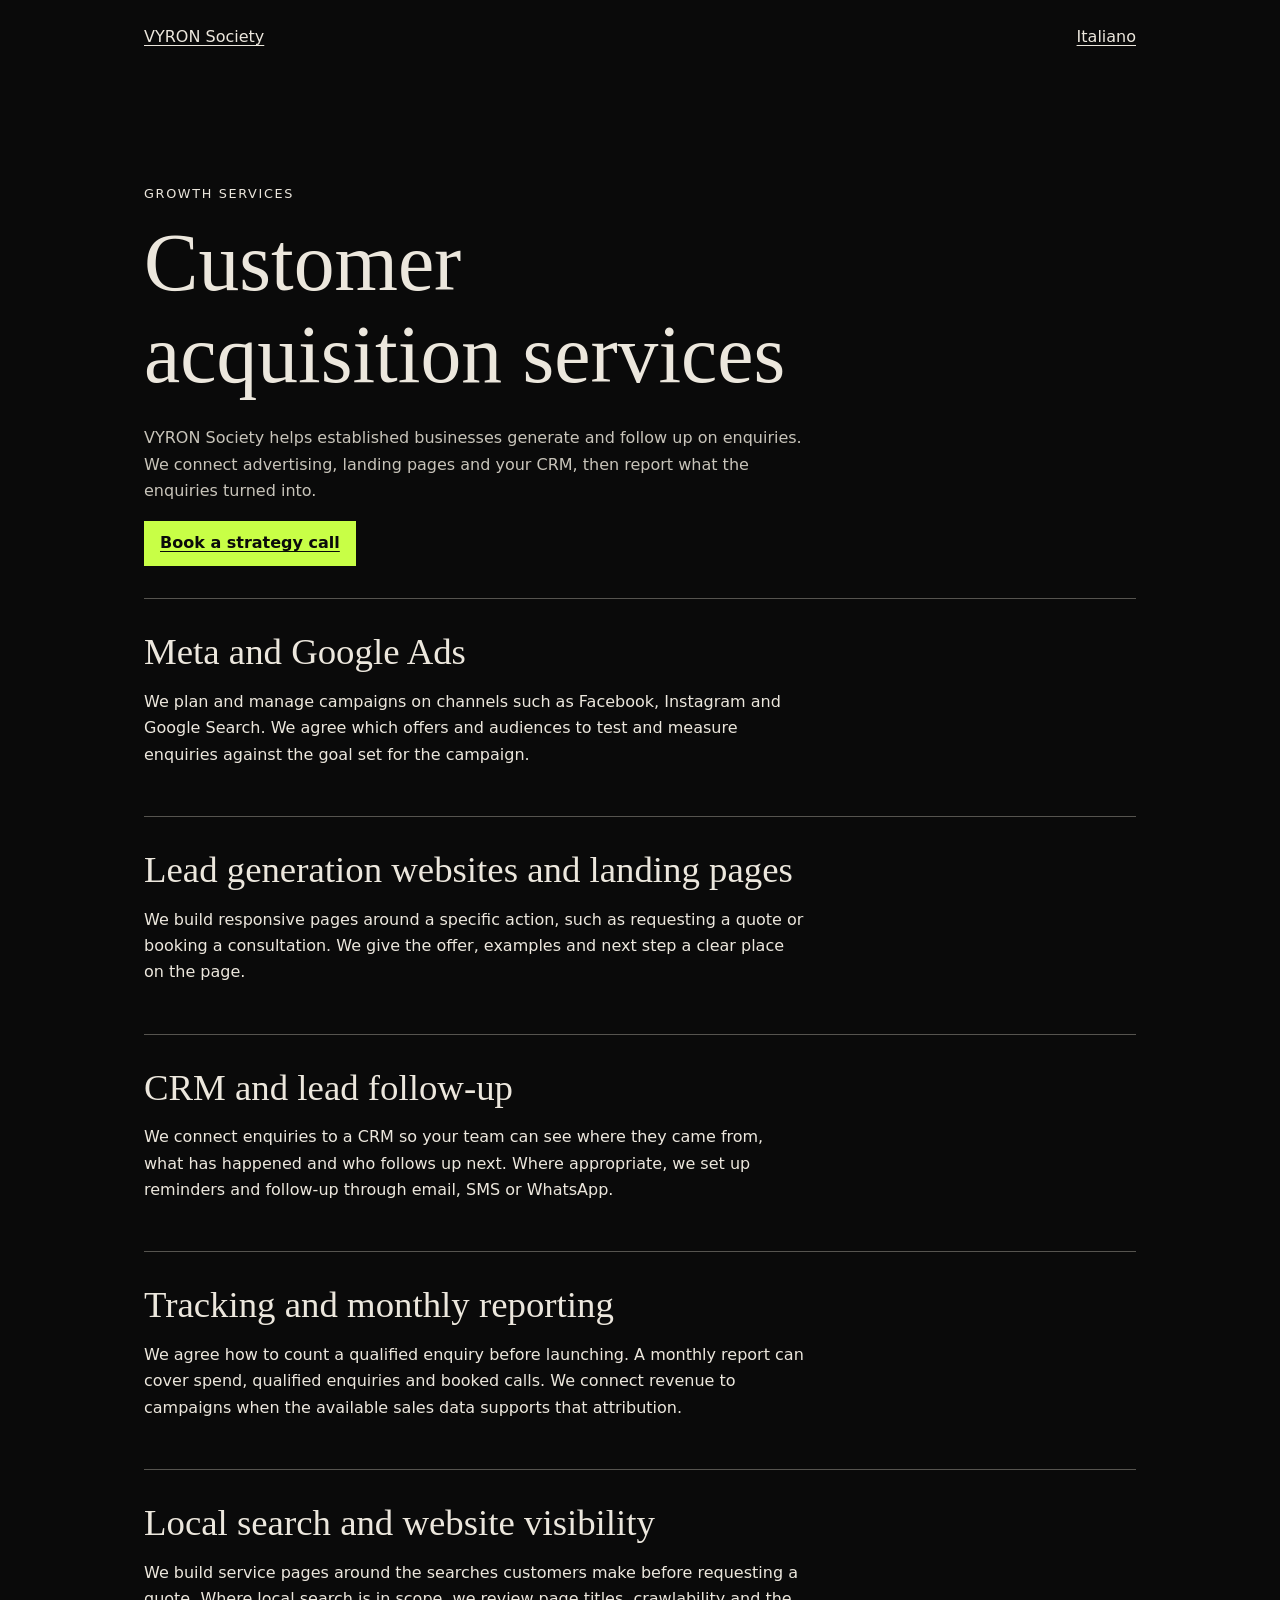
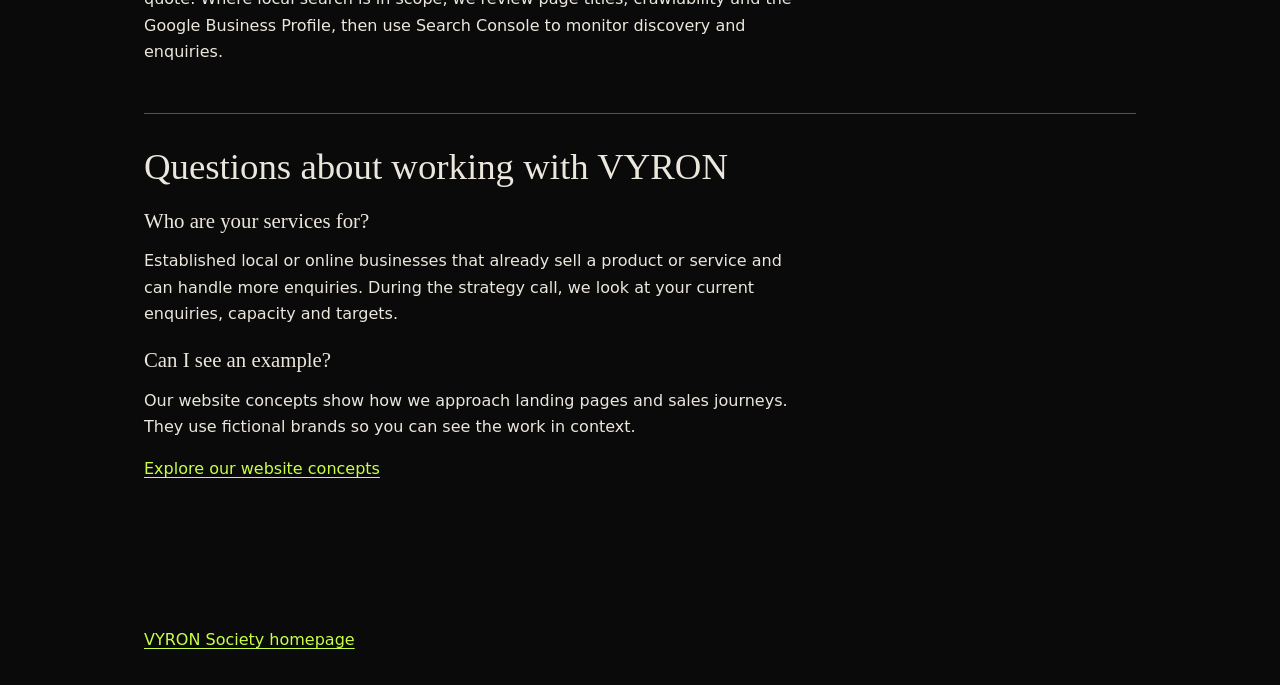
<file: services/index.html>
<!doctype html>
<html lang="en">
<head>
<meta charset="utf-8">
<meta name="viewport" content="width=device-width, initial-scale=1">
<meta name="referrer" content="strict-origin-when-cross-origin">
<meta name="description" content="VYRON Society runs Meta and Google campaigns, builds lead generation pages and sets up CRM follow-up for established businesses.">
<title>Customer acquisition services for businesses | VYRON Society</title>
<link rel="canonical" href="https://vyronsociety.com/services/">
<link rel="alternate" hreflang="en" href="https://vyronsociety.com/services/">
<link rel="alternate" hreflang="it" href="https://vyronsociety.com/it/servizi/">
<link rel="alternate" hreflang="x-default" href="https://vyronsociety.com/services/">
<link rel="icon" href="/favicon-96.png" type="image/png" sizes="96x96">
<link rel="stylesheet" href="/services/services.css">
<meta property="og:type" content="website">
<meta property="og:title" content="Customer acquisition services for businesses | VYRON Society">
<meta property="og:description" content="VYRON Society runs Meta and Google campaigns, builds lead generation pages and sets up CRM follow-up for established businesses.">
<meta property="og:url" content="https://vyronsociety.com/services/">
<meta property="og:image" content="https://vyronsociety.com/img/dental-wide.jpg">
<script type="application/ld+json">
{
  "@context": "https://schema.org",
  "@type": "Service",
  "name": "Customer acquisition services",
  "description": "VYRON Society runs Meta and Google campaigns, builds lead generation pages and sets up CRM follow-up for established businesses.",
  "url": "https://vyronsociety.com/services/",
  "provider": {
    "@type": "Organization",
    "@id": "https://vyronsociety.com/#organization",
    "name": "VYRON Society",
    "url": "https://vyronsociety.com/"
  }
}
</script>
</head>
<body>
<header>
  <a href="/?lang=en">VYRON Society</a>
  <a href="/it/servizi/" lang="it" hreflang="it">Italiano</a>
</header>
<main>
  <section class="hero">
    <p class="kicker">Growth services</p>
    <h1>Customer acquisition services</h1>
    <p class="intro">VYRON Society helps established businesses generate and follow up on enquiries. We connect advertising, landing pages and your CRM, then report what the enquiries turned into.</p>
    <a class="cta" href="/?lang=en#book">Book a strategy call</a>
  </section>
  <section><h2>Meta and Google Ads</h2><p>We plan and manage campaigns on channels such as Facebook, Instagram and Google Search. We agree which offers and audiences to test and measure enquiries against the goal set for the campaign.</p></section>
<section><h2>Lead generation websites and landing pages</h2><p>We build responsive pages around a specific action, such as requesting a quote or booking a consultation. We give the offer, examples and next step a clear place on the page.</p></section>
<section><h2>CRM and lead follow-up</h2><p>We connect enquiries to a CRM so your team can see where they came from, what has happened and who follows up next. Where appropriate, we set up reminders and follow-up through email, SMS or WhatsApp.</p></section>
<section><h2>Tracking and monthly reporting</h2><p>We agree how to count a qualified enquiry before launching. A monthly report can cover spend, qualified enquiries and booked calls. We connect revenue to campaigns when the available sales data supports that attribution.</p></section>
  <section><h2>Local search and website visibility</h2><p>We build service pages around the searches customers make before requesting a quote. Where local search is in scope, we review page titles, crawlability and the Google Business Profile, then use Search Console to monitor discovery and enquiries.</p></section>
  <section>
    <h2>Questions about working with VYRON</h2>
    <h3>Who are your services for?</h3><p>Established local or online businesses that already sell a product or service and can handle more enquiries. During the strategy call, we look at your current enquiries, capacity and targets.</p>
<h3>Can I see an example?</h3><p>Our website concepts show how we approach landing pages and sales journeys. They use fictional brands so you can see the work in context.</p>
    <p><a href="/?lang=en#concepts">Explore our website concepts</a></p>
  </section>
</main>
<footer><a href="/?lang=en">VYRON Society homepage</a></footer>
</body>
</html>
</file>
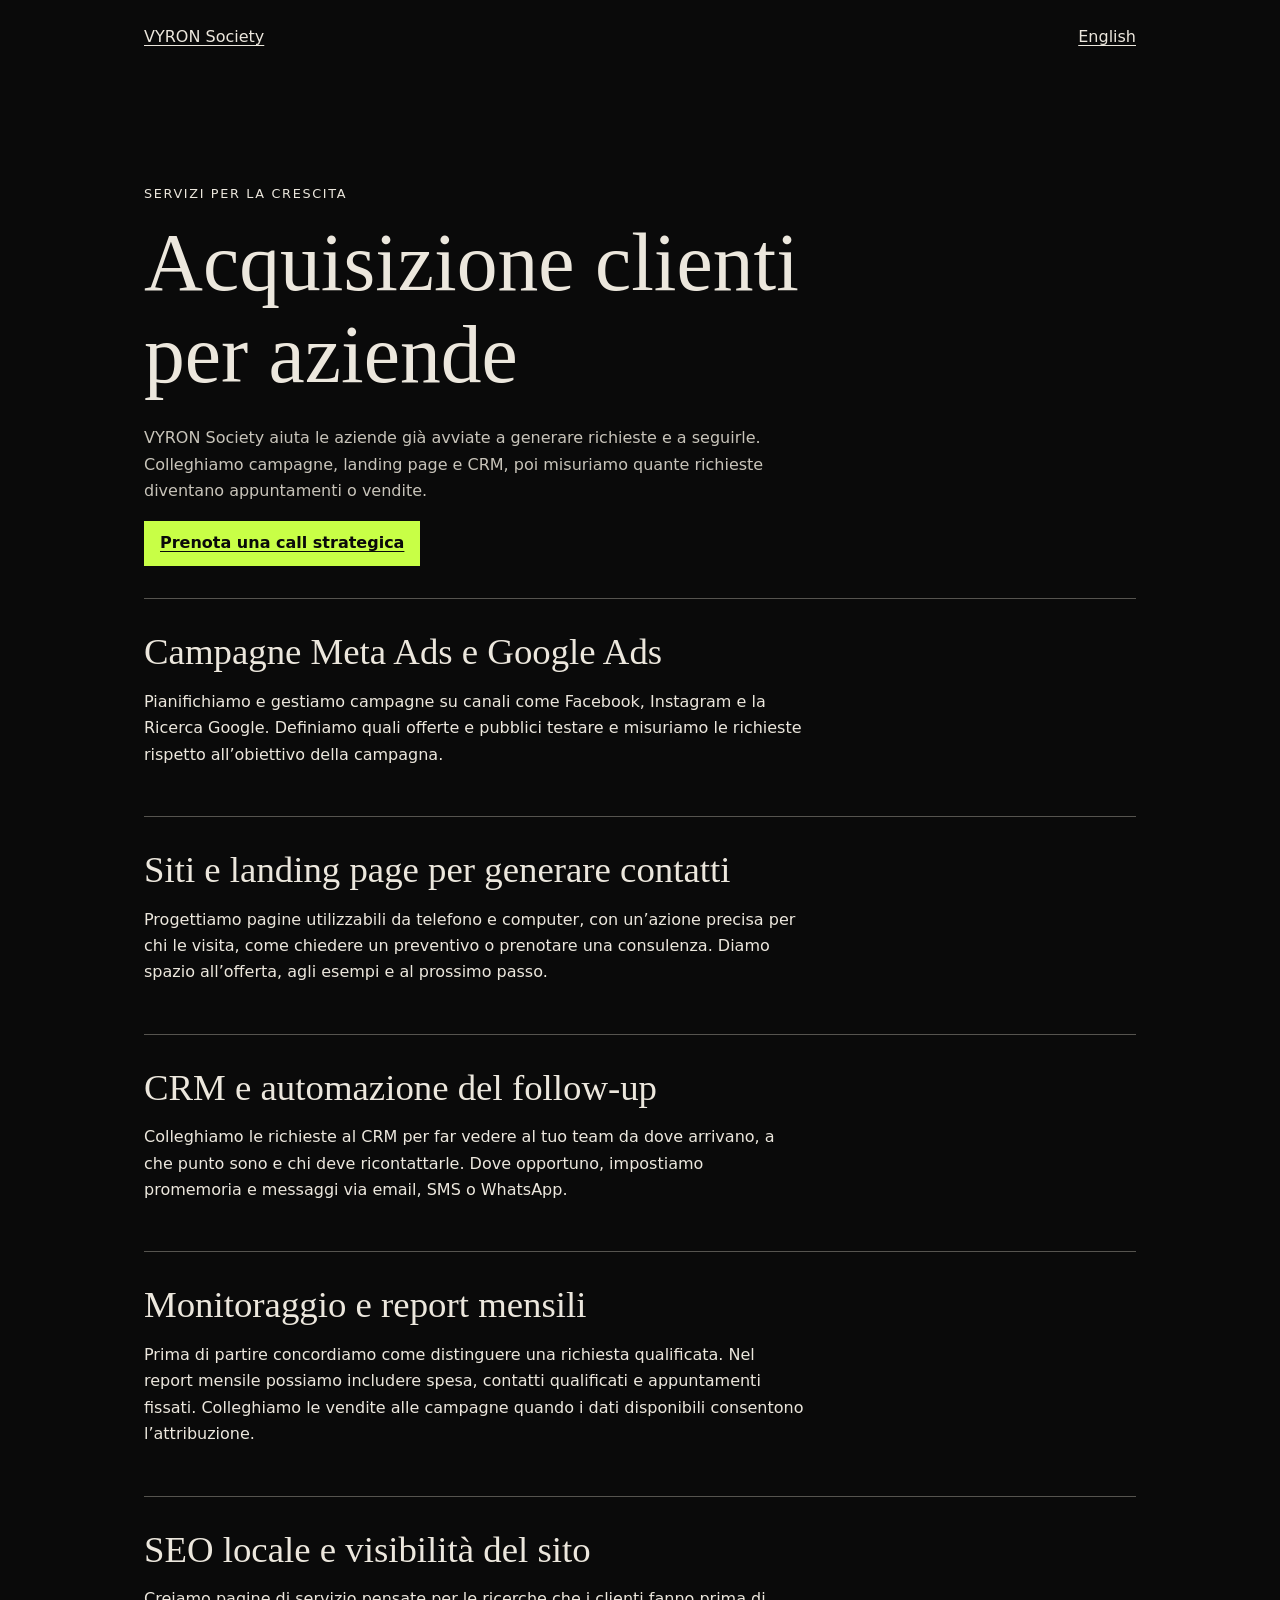
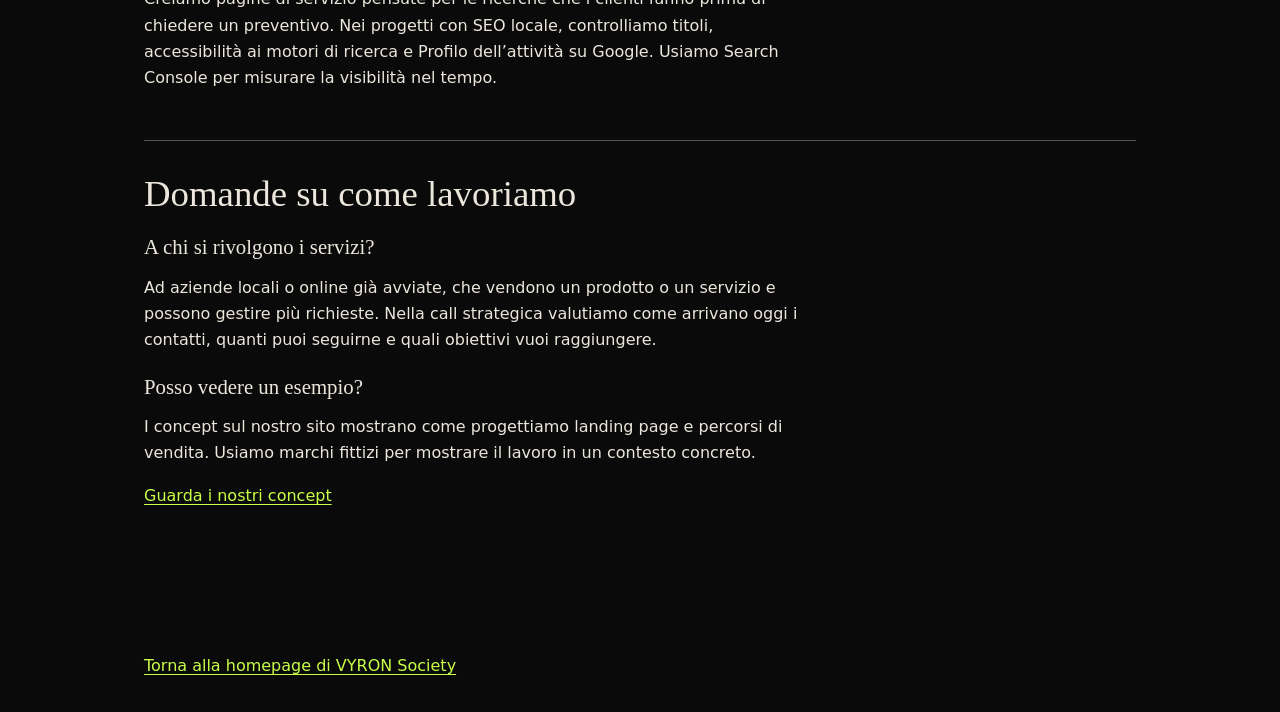
<file: it/servizi/index.html>
<!doctype html>
<html lang="it">
<head>
<meta charset="utf-8">
<meta name="viewport" content="width=device-width, initial-scale=1">
<meta name="referrer" content="strict-origin-when-cross-origin">
<meta name="description" content="VYRON Society gestisce campagne Meta e Google Ads, crea landing page per generare contatti e imposta il follow-up nel CRM.">
<title>Acquisizione clienti per aziende | VYRON Society</title>
<link rel="canonical" href="https://vyronsociety.com/it/servizi/">
<link rel="alternate" hreflang="en" href="https://vyronsociety.com/services/">
<link rel="alternate" hreflang="it" href="https://vyronsociety.com/it/servizi/">
<link rel="alternate" hreflang="x-default" href="https://vyronsociety.com/services/">
<link rel="icon" href="/favicon-96.png" type="image/png" sizes="96x96">
<link rel="stylesheet" href="/services/services.css">
<meta property="og:type" content="website">
<meta property="og:title" content="Acquisizione clienti per aziende | VYRON Society">
<meta property="og:description" content="VYRON Society gestisce campagne Meta e Google Ads, crea landing page per generare contatti e imposta il follow-up nel CRM.">
<meta property="og:url" content="https://vyronsociety.com/it/servizi/">
<meta property="og:image" content="https://vyronsociety.com/img/dental-wide.jpg">
<script type="application/ld+json">
{
  "@context": "https://schema.org",
  "@type": "Service",
  "name": "Acquisizione clienti per aziende",
  "description": "VYRON Society gestisce campagne Meta e Google Ads, crea landing page per generare contatti e imposta il follow-up nel CRM.",
  "url": "https://vyronsociety.com/it/servizi/",
  "provider": {
    "@type": "Organization",
    "@id": "https://vyronsociety.com/#organization",
    "name": "VYRON Society",
    "url": "https://vyronsociety.com/"
  }
}
</script>
</head>
<body>
<header>
  <a href="/?lang=it">VYRON Society</a>
  <a href="/services/" lang="en" hreflang="en">English</a>
</header>
<main>
  <section class="hero">
    <p class="kicker">Servizi per la crescita</p>
    <h1>Acquisizione clienti per aziende</h1>
    <p class="intro">VYRON Society aiuta le aziende già avviate a generare richieste e a seguirle. Colleghiamo campagne, landing page e CRM, poi misuriamo quante richieste diventano appuntamenti o vendite.</p>
    <a class="cta" href="/?lang=it#book">Prenota una call strategica</a>
  </section>
  <section><h2>Campagne Meta Ads e Google Ads</h2><p>Pianifichiamo e gestiamo campagne su canali come Facebook, Instagram e la Ricerca Google. Definiamo quali offerte e pubblici testare e misuriamo le richieste rispetto all’obiettivo della campagna.</p></section>
<section><h2>Siti e landing page per generare contatti</h2><p>Progettiamo pagine utilizzabili da telefono e computer, con un’azione precisa per chi le visita, come chiedere un preventivo o prenotare una consulenza. Diamo spazio all’offerta, agli esempi e al prossimo passo.</p></section>
<section><h2>CRM e automazione del follow-up</h2><p>Colleghiamo le richieste al CRM per far vedere al tuo team da dove arrivano, a che punto sono e chi deve ricontattarle. Dove opportuno, impostiamo promemoria e messaggi via email, SMS o WhatsApp.</p></section>
<section><h2>Monitoraggio e report mensili</h2><p>Prima di partire concordiamo come distinguere una richiesta qualificata. Nel report mensile possiamo includere spesa, contatti qualificati e appuntamenti fissati. Colleghiamo le vendite alle campagne quando i dati disponibili consentono l’attribuzione.</p></section>
  <section><h2>SEO locale e visibilità del sito</h2><p>Creiamo pagine di servizio pensate per le ricerche che i clienti fanno prima di chiedere un preventivo. Nei progetti con SEO locale, controlliamo titoli, accessibilità ai motori di ricerca e Profilo dell’attività su Google. Usiamo Search Console per misurare la visibilità nel tempo.</p></section>
  <section>
    <h2>Domande su come lavoriamo</h2>
    <h3>A chi si rivolgono i servizi?</h3><p>Ad aziende locali o online già avviate, che vendono un prodotto o un servizio e possono gestire più richieste. Nella call strategica valutiamo come arrivano oggi i contatti, quanti puoi seguirne e quali obiettivi vuoi raggiungere.</p>
<h3>Posso vedere un esempio?</h3><p>I concept sul nostro sito mostrano come progettiamo landing page e percorsi di vendita. Usiamo marchi fittizi per mostrare il lavoro in un contesto concreto.</p>
    <p><a href="/?lang=it#concepts">Guarda i nostri concept</a></p>
  </section>
</main>
<footer><a href="/?lang=it">Torna alla homepage di VYRON Society</a></footer>
</body>
</html>
</file>
<file: services/services.css>
:root {
  color-scheme: dark;
  background: #0a0a0a;
  color: #ece7dd;
  font: 1rem/1.65 system-ui, sans-serif;
}
body { margin: 0; }
header, main, footer { max-width: 62rem; margin: auto; padding: 0 1.5rem; }
header { display: flex; flex-wrap: wrap; justify-content: space-between; gap: 1rem; padding-block: 1.5rem; }
header a { color: inherit; }
main { padding-block: clamp(2rem, 8vw, 6rem); }
h1, h2, h3 { font-family: Georgia, serif; font-weight: 400; line-height: 1.13; }
h1 { font-size: clamp(2.35rem, 6.5vw, 5.1rem); max-width: 17ch; margin: .5rem 0 1.5rem; }
h2 { font-size: clamp(1.5rem, 3vw, 2.3rem); margin: 0 0 .7rem; }
h3 { font-size: 1.3rem; margin-bottom: .3rem; }
p { max-width: 65ch; }
a { color: #c8ff46; text-underline-offset: .2em; }
a:focus-visible { outline: 2px solid currentColor; outline-offset: .2rem; }
section { border-top: 1px solid #56544f; padding: 2rem 0; }
.hero { border: 0; padding-top: 0; }
.kicker { font-size: .8rem; letter-spacing: .13em; text-transform: uppercase; }
.intro, footer { color: #c8c4ba; }
.cta { display: inline-block; padding: .6rem 1rem; background: #c8ff46; color: #0a0a0a; font-weight: 650; }
.cta:focus-visible { outline-color: #c8ff46; }
footer { padding-bottom: 2rem; }
</file>
